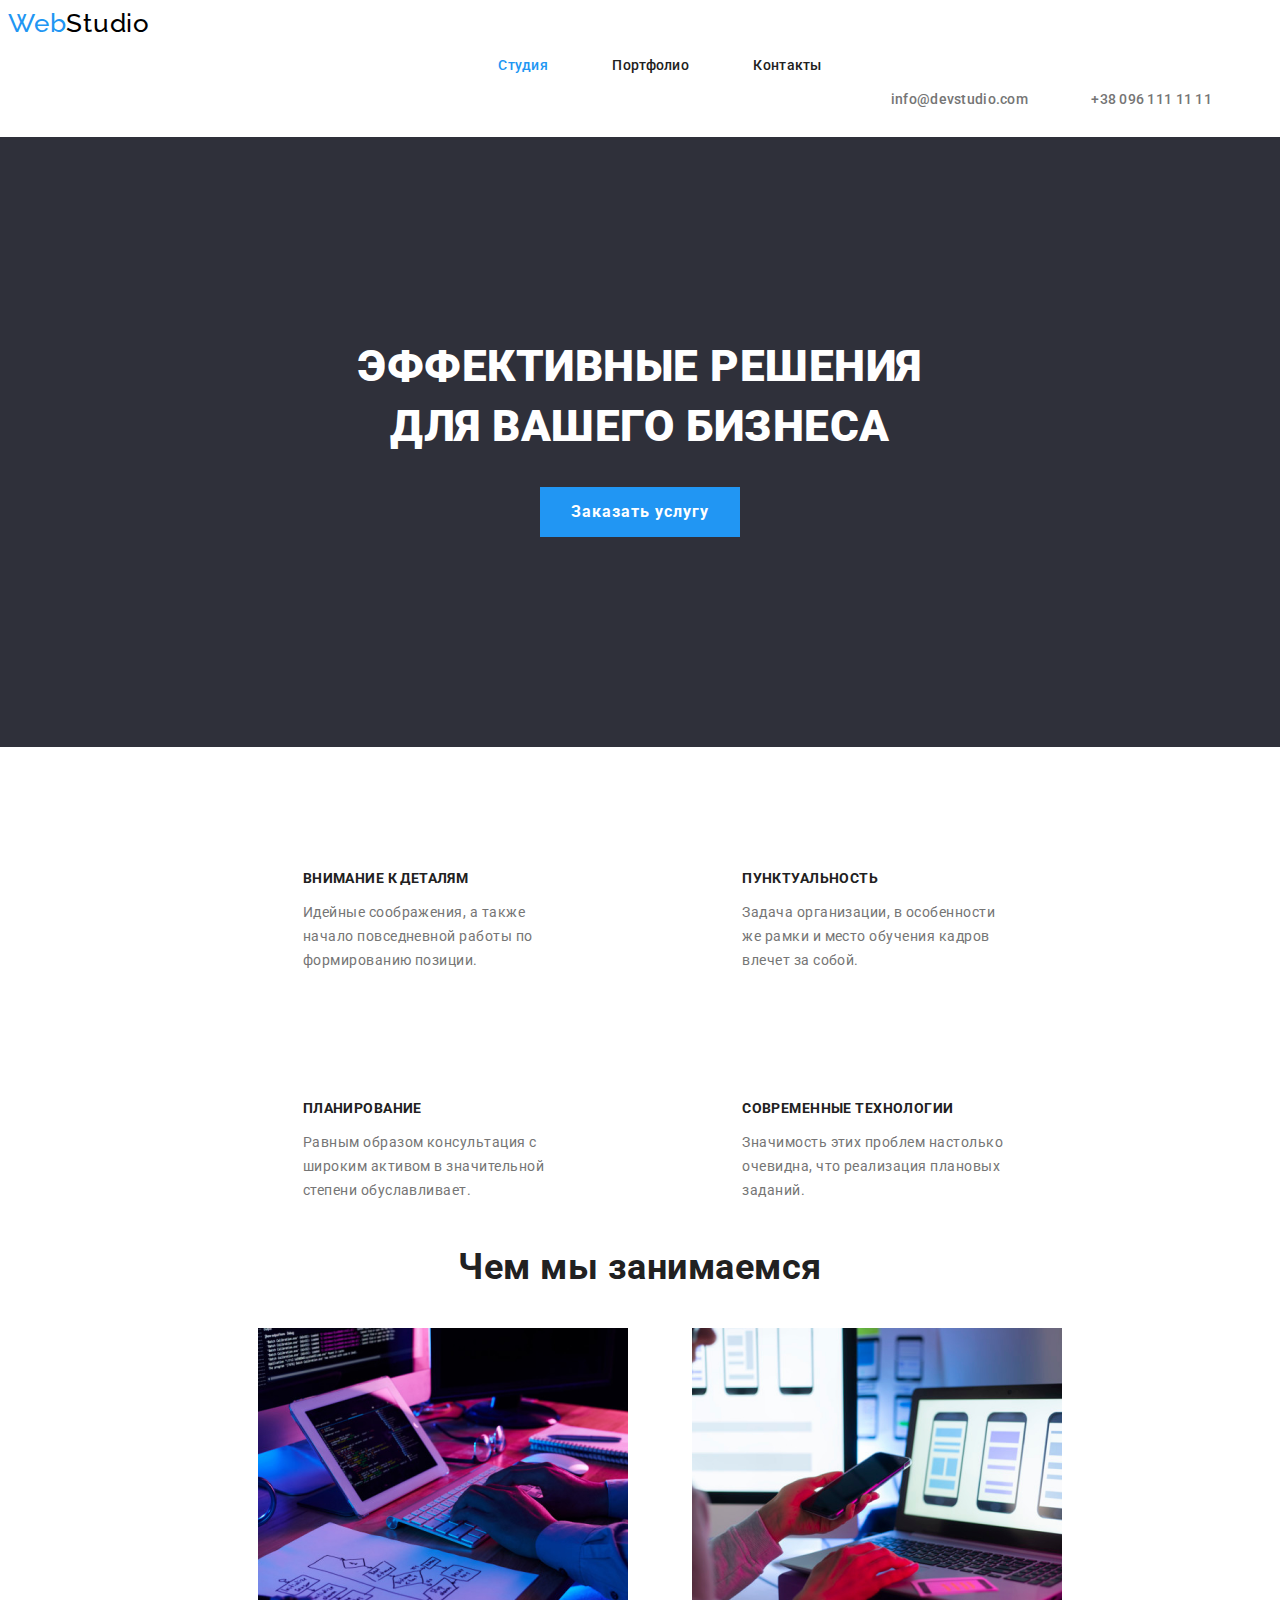
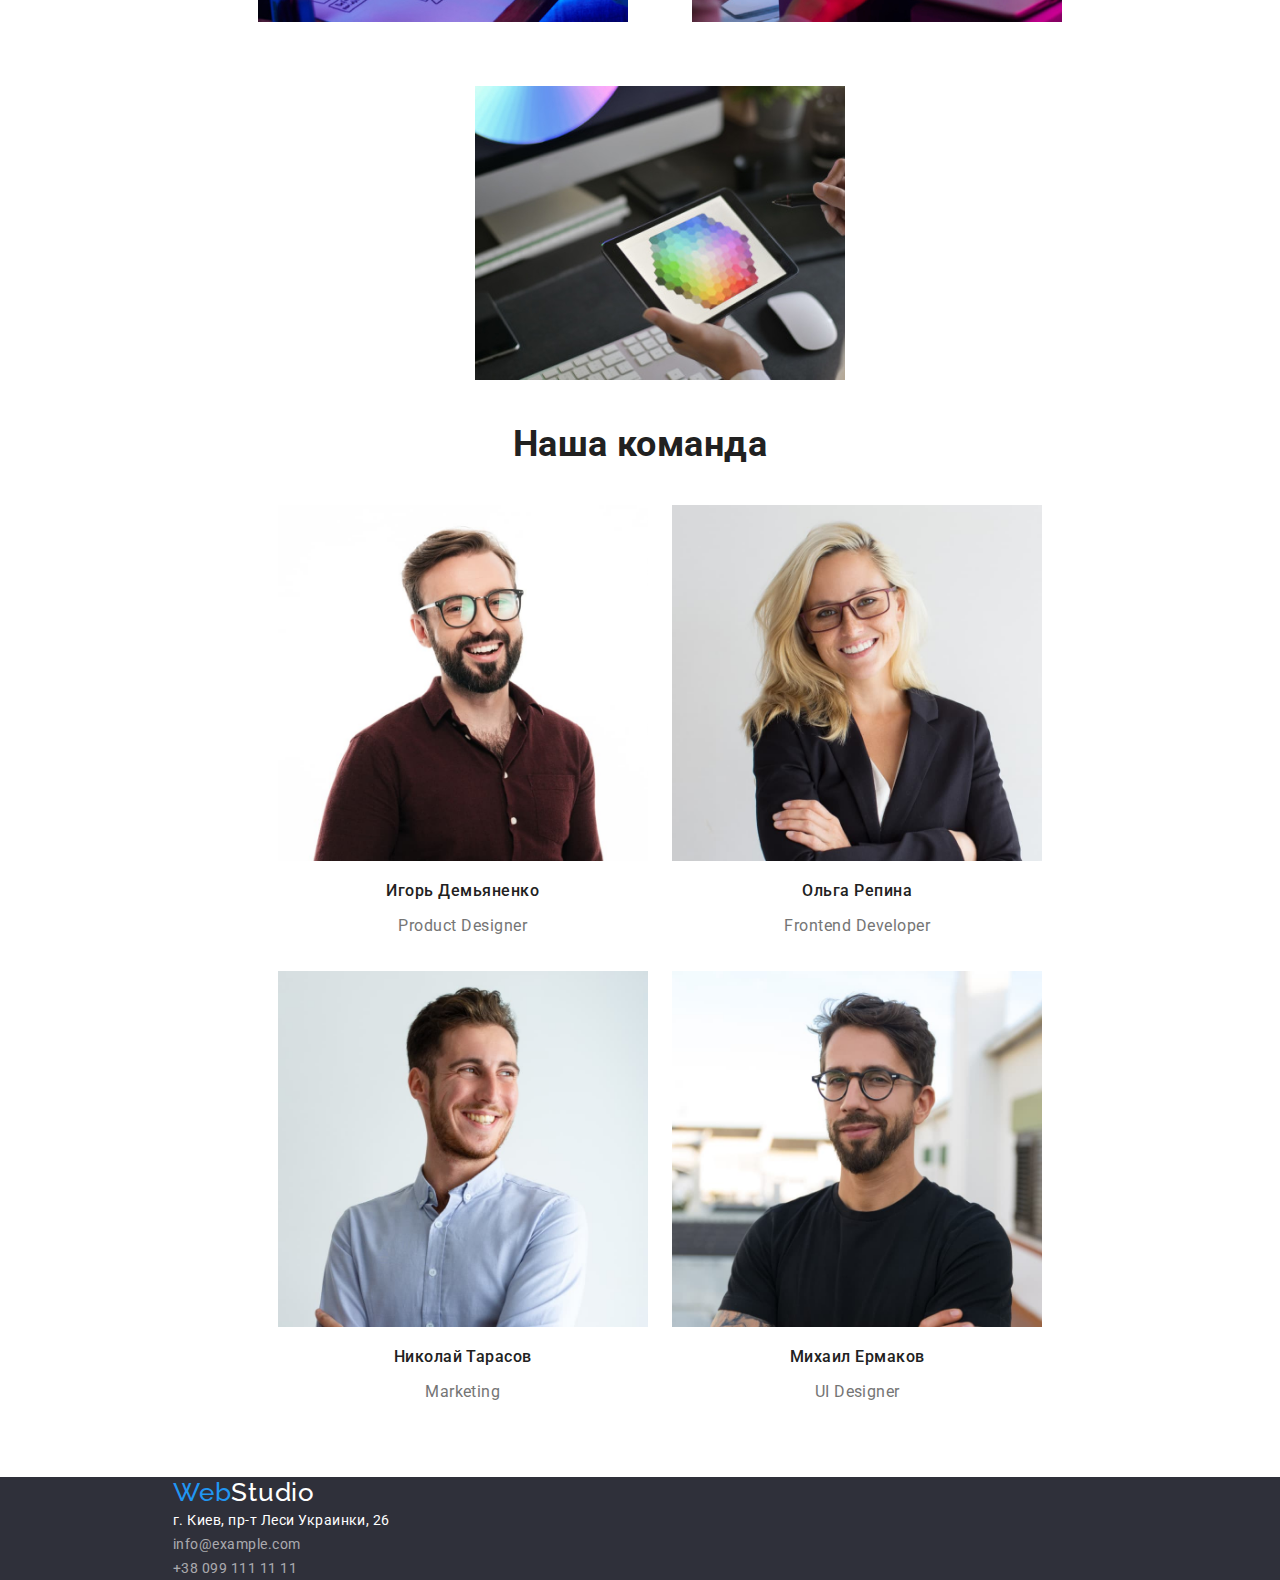
<file: Index.html>
<!DOCTYPE html>
<html lang="ru">
<head>
    <meta charset="UTF-8">
    <meta http-equiv="X-UA-Compatible" content="IE=edge">
    <meta name="viewport" content="width=device-width, initial-scale=1.0">
    <link rel="preconnect" href="https://fonts.googleapis.com">
    <link rel="preconnect" href="https://fonts.gstatic.com" crossorigin>
    <link href="https://fonts.googleapis.com/css2?family=Raleway:wght@700&family=Roboto:wght@400;500;900&display=swap"
        rel="stylesheet">
    <link href="./css/styles.css" rel="stylesheet">
    <title>Homework</title>
</head>
<body>
    <!-- Header-->
    <header>
        <a href="" class="logo"><span class="web">Web</span>Studio</a>
        <nav>
            <ul class="nav">
                <li>
                    <a href="" class="nav-link current-page"> Студия</a>
                </li>
                <li>
                    <a href="./portffolio.html" class="nav-link"> Портфолио</a>
                </li>
                <li>
                    <a href="" class="nav-link"> Контакты</a>
                </li>
            </ul>
        </nav>
        <div class="nav-contacts">
            <a href="mailto:info@devstudio.com" class="contact">info@devstudio.com</a>
            <a href="tel:+380961111111" class="contact">+38 096 111 11 11</a>
        </div>
        
    </header>
    <main>
        <!-- Hero-->
        <section class="hero">
            <h1>Эффективные решения<br /> для вашего бизнеса</h1>
            <div class="hero-button">
                <button>Заказать услугу</button>
            </div>
        </section>
        
        <!-- About us-->
        <section class="us">
            <h2 hidden>Наши преимущества</h2>
            <ul class="us-benefits">
                <li>
                    <h3 class="us-headline">Внимание к деталям</h3>
                    <p class="us-title">Идейные соображения, а также начало повседневной работы по формированию позиции.</p>
                </li>
                <li>
                    <h3 class="us-headline">Пунктуальность</h3>
                    <p class="us-title">Задача организации, в особенности же рамки и место обучения кадров влечет за собой.</p>
                </li>
                <li>
                    <h3 class="us-headline">Планирование</h3>
                    <p class="us-title">Равным образом консультация с широким активом в значительной степени обуславливает.</p>
                </li>
                <li>
                    <h3 class="us-headline">Современные технологии</h3>
                    <p class="us-title">Значимость этих проблем настолько очевидна, что реализация плановых заданий.</p>
                </li>
            </ul>            
        </section>
        
        <!-- Our work-->
        <section class="ourwork">
            <h2>Чем мы занимаемся</h2>
            <ul class="ourwork-allign">
                <li class="ourwork-pictures"><img src="./images/image1.jpg" alt="Печатает код" width="370"></li>
                <li class="ourwork-pictures"><img src="./images/image2.jpg" alt="Выбирает тему для смартфона" width="370"></li>
                <li class="ourwork-pictures"><img src="./images/image3.jpg" alt="Выбирает цвет на планшете" width="370"></li>
            </ul> 
        </section>
        
        <!-- Team-->
        <section class="team">
            <h2>Наша команда</h2>
            <ul class="team-work">
                <li class="team-block">
                    <img src="./images/image4.jpg" alt="Игорь Демьяненко" width="370">
                   <h3 class="employee">Игорь Демьяненко</h3>
                   <p lang="en" class="profession">Product Designer</p>
                                    
                </li>
                <li class="team-block">
                    <img src="./images/image5.jpg" alt="Ольга Репина" width="370">
                    <h3 class="employee">Ольга Репина</h3>
                    <p lang="en" class="profession">Frontend Developer</p>
                </li>
                <li class="team-block">
                    <img src="./images/image6.jpg" alt="Николай Тарасов" width="370">
                    <h3 class="employee">Николай Тарасов</h3>
                    <p lang="en" class="profession">Marketing</p>
                </li>
                <li class="team-block">
                    <img src="./images/image7.jpg" alt="Михаил Ермаков" width="370">
                    <h3 class="employee">Михаил Ермаков</h3>
                    <p lang="en" class="profession">UI Designer</p>
                </li>
            </ul>
        </section>
    </main>
    <footer>
        <a href="" class="logo"><span class="web">Web</span>Studio</a>
        <address>г. Киев, пр-т Леси Украинки, 26</address>
        <a href="mailto:info@devstudio.com">info@example.com</a> <br>
        <a href="tel:+380961111111">+38 099 111 11 11</a>
    </footer>
</body>
</html>
</file>
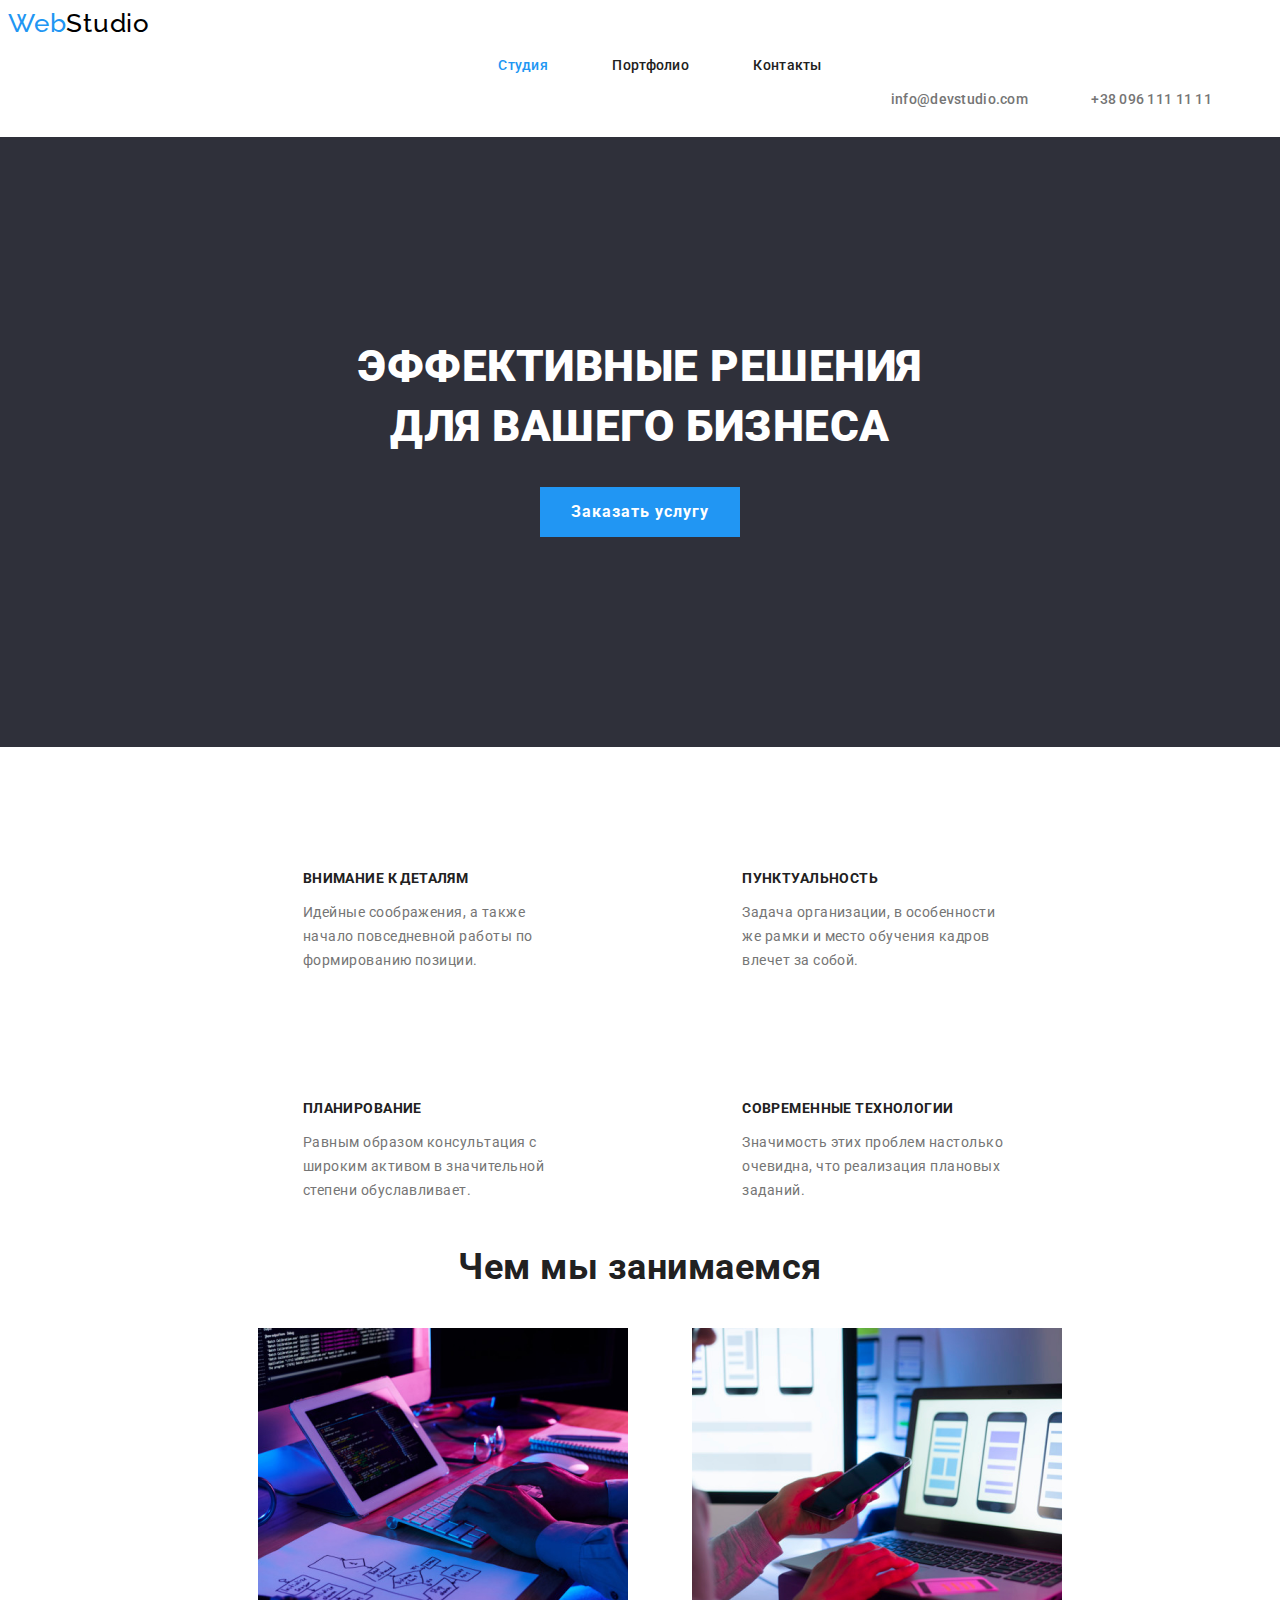
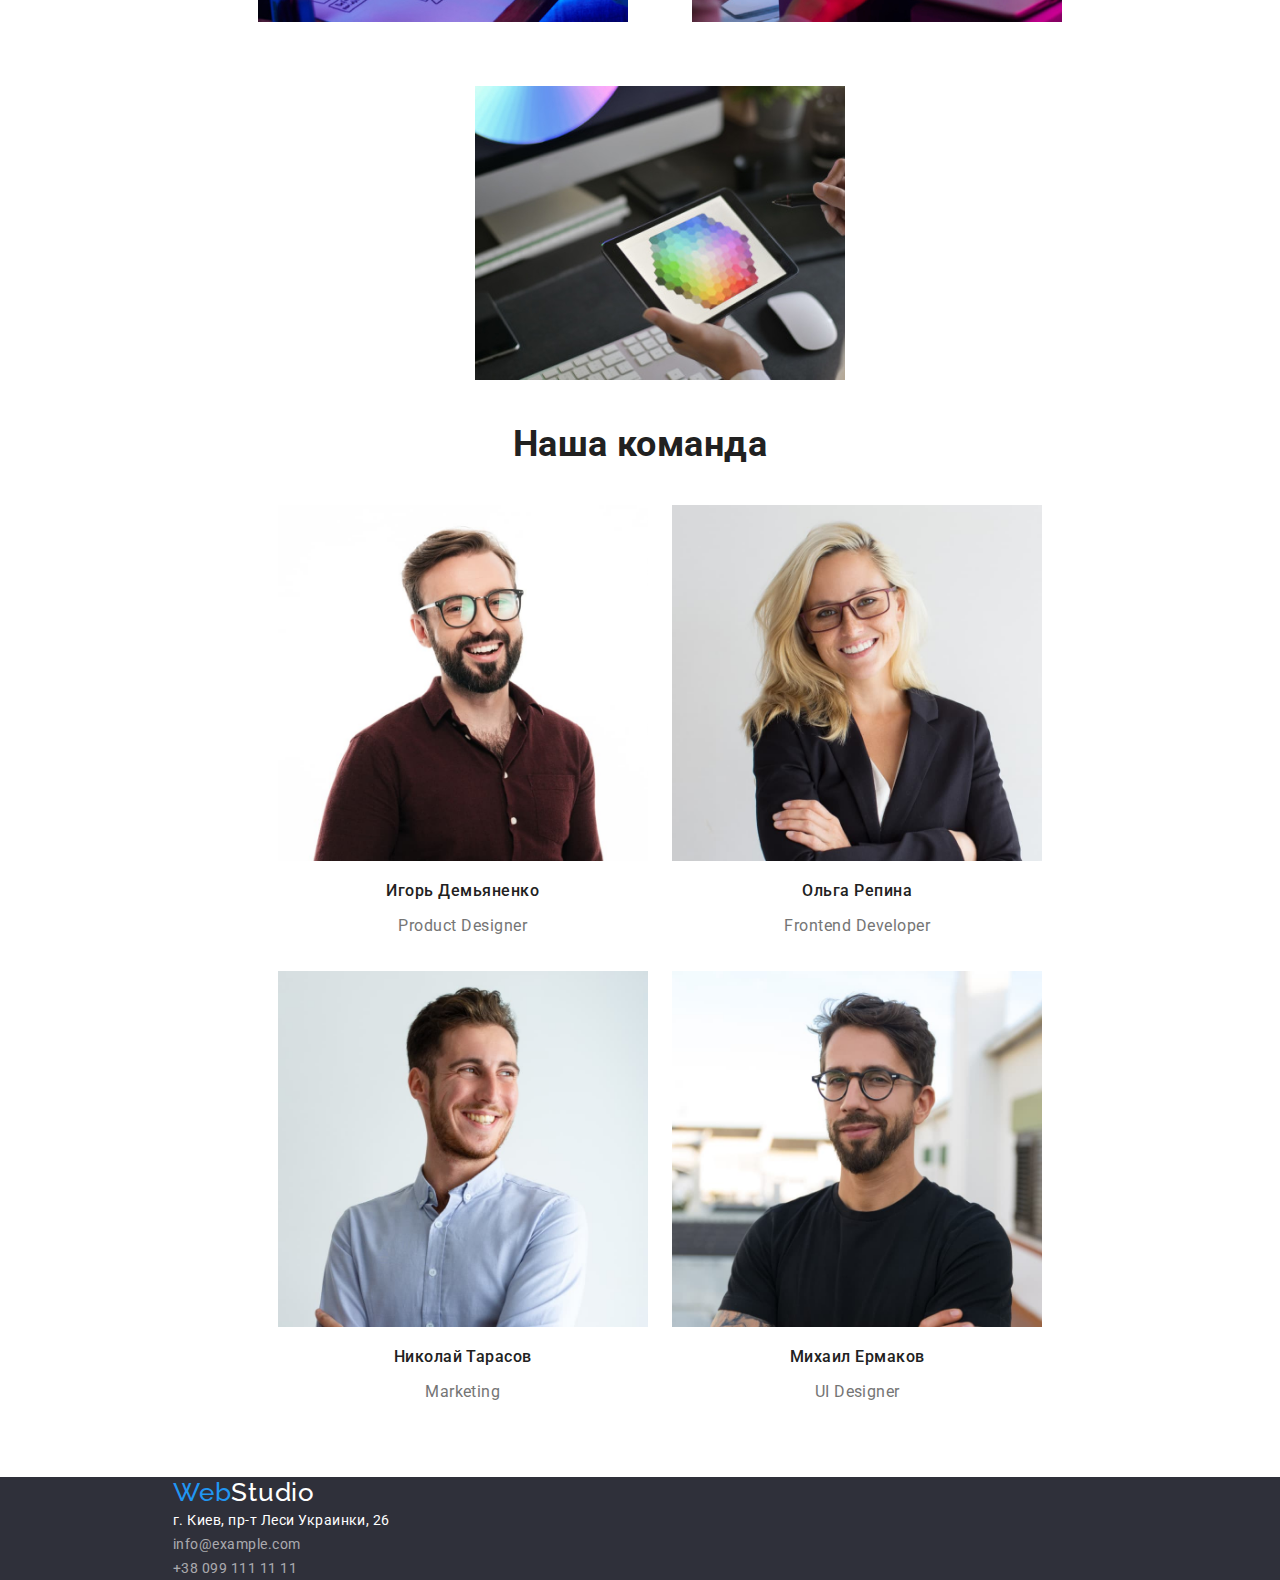
<file: index.html>
<!DOCTYPE html>
<html lang="ru">
<head>
    <meta charset="UTF-8">
    <meta http-equiv="X-UA-Compatible" content="IE=edge">
    <meta name="viewport" content="width=device-width, initial-scale=1.0">
    <link rel="preconnect" href="https://fonts.googleapis.com">
    <link rel="preconnect" href="https://fonts.gstatic.com" crossorigin>
    <link rel="preconnect" href="https://fonts.googleapis.com">
    <link rel="preconnect" href="https://fonts.gstatic.com" crossorigin>
    <link href="https://fonts.googleapis.com/css2?family=Raleway:wght@700&family=Roboto:wght@400;500;700;900&display=swap"
        rel="stylesheet">
    <link href="./css/styles.css" rel="stylesheet">
    <title>Студия</title>
</head>
<body>
    <!-- Header-->
    <header>
        <a href="" class="logo"><span class="web">Web</span>Studio</a>
        <nav>
            <ul class="nav">
                <li>
                    <a href="" class="nav-link current-page"> Студия</a>
                </li>
                <li>
                    <a href="./portffolio.html" class="nav-link"> Портфолио</a>
                </li>
                <li>
                    <a href="" class="nav-link"> Контакты</a>
                </li>
            </ul>
        </nav>
        <div class="nav-contacts">
            <a href="mailto:info@devstudio.com" class="contact">info@devstudio.com</a>
            <a href="tel:+380961111111" class="contact">+38 096 111 11 11</a>
        </div>
        
    </header>
    <main>
        <!-- Hero-->
        <section class="hero">
            <h1>Эффективные решения<br /> для вашего бизнеса</h1>
            <div class="hero-button">
                <button>Заказать услугу</button>
            </div>
        </section>
        
        <!-- About us-->
        <section class="us">
            <h2 hidden>Наши преимущества</h2>
            <ul class="us-benefits">
                <li>
                    <h3 class="us-headline">Внимание к деталям</h3>
                    <p class="us-title">Идейные соображения, а также начало повседневной работы по формированию позиции.</p>
                </li>
                <li>
                    <h3 class="us-headline">Пунктуальность</h3>
                    <p class="us-title">Задача организации, в особенности же рамки и место обучения кадров влечет за собой.</p>
                </li>
                <li>
                    <h3 class="us-headline">Планирование</h3>
                    <p class="us-title">Равным образом консультация с широким активом в значительной степени обуславливает.</p>
                </li>
                <li>
                    <h3 class="us-headline">Современные технологии</h3>
                    <p class="us-title">Значимость этих проблем настолько очевидна, что реализация плановых заданий.</p>
                </li>
            </ul>            
        </section>
        
        <!-- Our work-->
        <section class="ourwork">
            <h2>Чем мы занимаемся</h2>
            <ul class="ourwork-allign">
                <li class="ourwork-pictures"><img src="./images/image1.jpg" alt="Печатает код" width="370"></li>
                <li class="ourwork-pictures"><img src="./images/image2.jpg" alt="Выбирает тему для смартфона" width="370"></li>
                <li class="ourwork-pictures"><img src="./images/image3.jpg" alt="Выбирает цвет на планшете" width="370"></li>
            </ul> 
        </section>
        
        <!-- Team-->
        <section class="team">
            <h2>Наша команда</h2>
            <ul class="team-work">
                <li class="team-block">
                    <img src="./images/image4.jpg" alt="Игорь Демьяненко" width="370">
                   <h3 class="employee">Игорь Демьяненко</h3>
                   <p lang="en" class="profession">Product Designer</p>
                                    
                </li>
                <li class="team-block">
                    <img src="./images/image5.jpg" alt="Ольга Репина" width="370">
                    <h3 class="employee">Ольга Репина</h3>
                    <p lang="en" class="profession">Frontend Developer</p>
                </li>
                <li class="team-block">
                    <img src="./images/image6.jpg" alt="Николай Тарасов" width="370">
                    <h3 class="employee">Николай Тарасов</h3>
                    <p lang="en" class="profession">Marketing</p>
                </li>
                <li class="team-block">
                    <img src="./images/image7.jpg" alt="Михаил Ермаков" width="370">
                    <h3 class="employee">Михаил Ермаков</h3>
                    <p lang="en" class="profession">UI Designer</p>
                </li>
            </ul>
        </section>
    </main>
    <footer>
        <a href="" class="logo"><span class="web">Web</span>Studio</a>
        <address>г. Киев, пр-т Леси Украинки, 26</address>
        <a href="mailto:info@devstudio.com" class="footer-contact">info@example.com</a> <br>
        <a href="tel:+380961111111" class="footer-contact">+38 099 111 11 11</a>
    </footer>
</body>
</html>
</file>
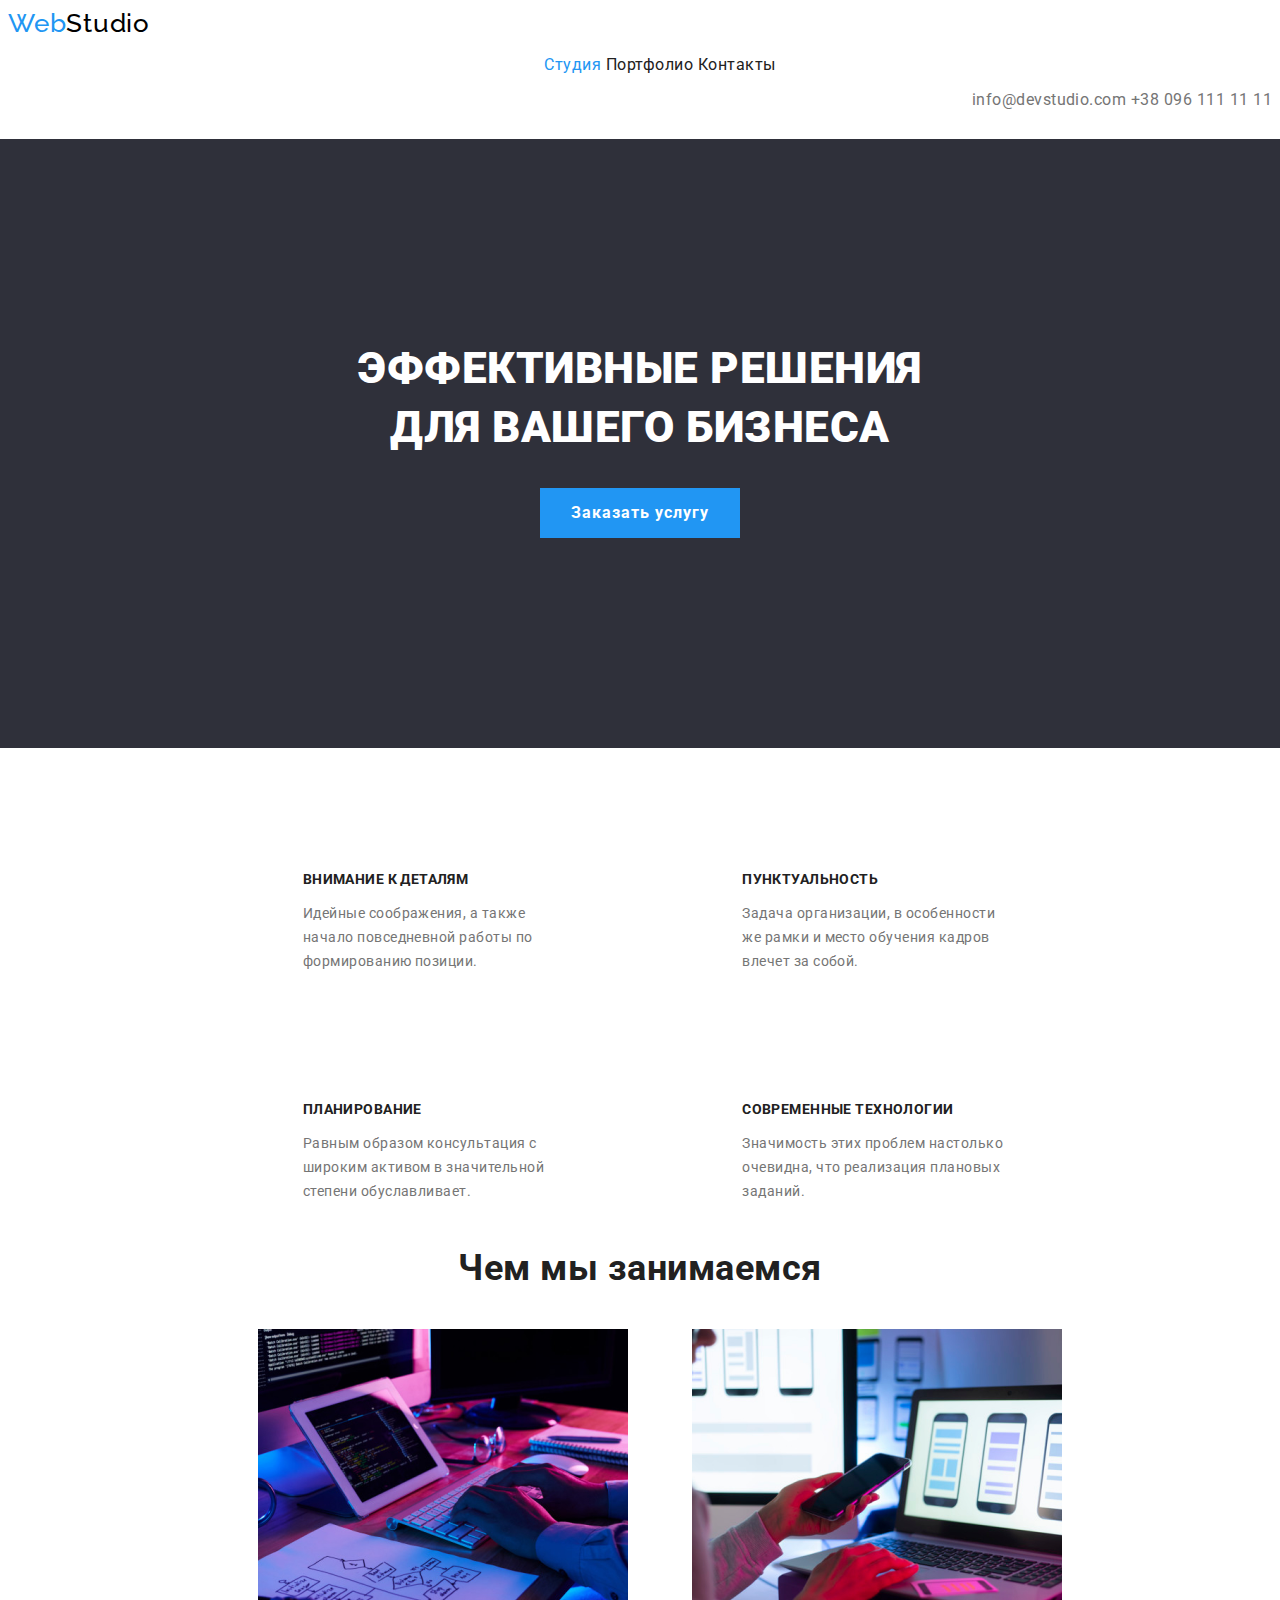
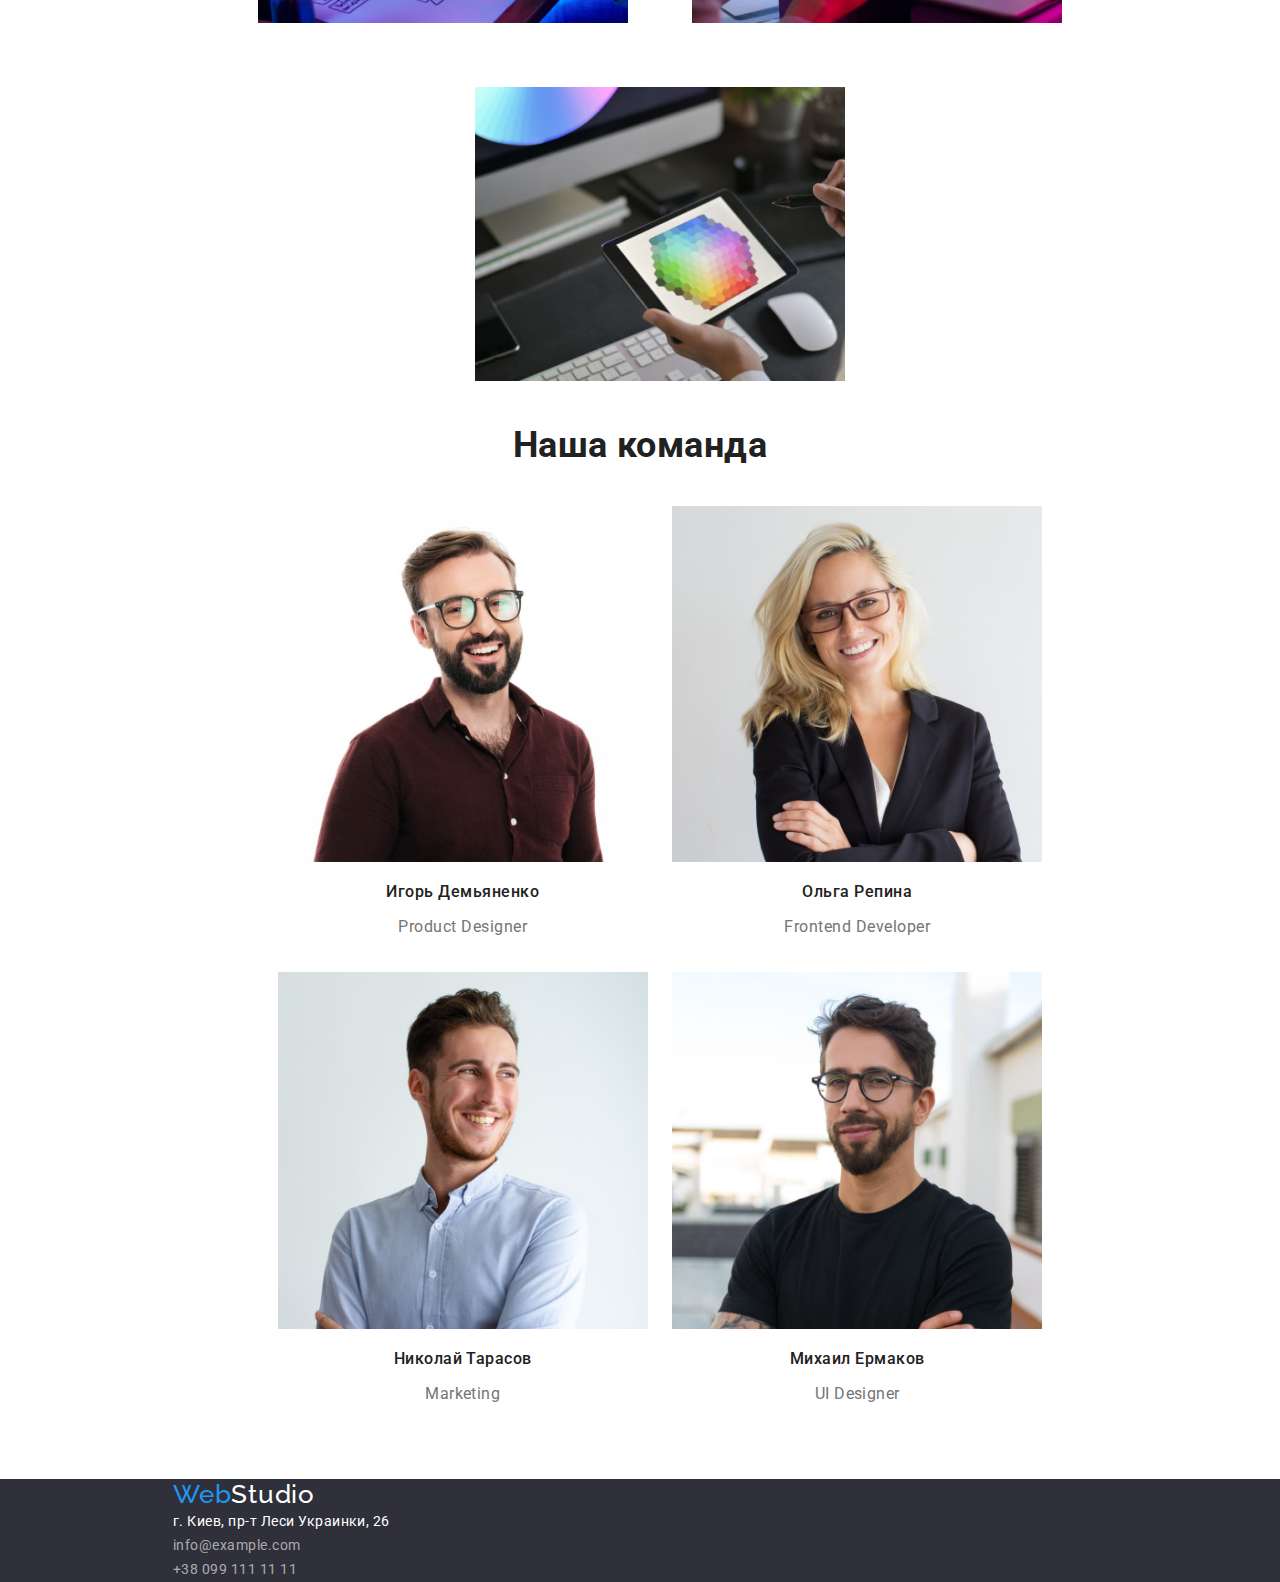
<file: Gh-pages/index.html>
<!DOCTYPE html>
<html lang="ru">
<head>
    <meta charset="UTF-8">
    <meta http-equiv="X-UA-Compatible" content="IE=edge">
    <meta name="viewport" content="width=device-width, initial-scale=1.0">
    <link rel="preconnect" href="https://fonts.googleapis.com">
    <link rel="preconnect" href="https://fonts.gstatic.com" crossorigin>
    <link rel="preconnect" href="https://fonts.googleapis.com">
    <link rel="preconnect" href="https://fonts.gstatic.com" crossorigin>
    <link href="https://fonts.googleapis.com/css2?family=Raleway:wght@700&family=Roboto:wght@400;500;700;900&display=swap"
        rel="stylesheet">
    <link href="./css/styles.css" rel="stylesheet">
    <title>Homework</title>
</head>
<body>
    <!-- Header-->
    <header>
        <a href="" class="logo"><span class="web">Web</span>Studio</a>
        <nav>
            <ul class="nav">
                <li>
                    <a href="" class="nav-link current-page"> Студия</a>
                </li>
                <li>
                    <a href="./portffolio.html" class="nav-link"> Портфолио</a>
                </li>
                <li>
                    <a href="" class="nav-link"> Контакты</a>
                </li>
            </ul>
        </nav>
        <div class="nav-contacts">
            <a href="mailto:info@devstudio.com" class="contact">info@devstudio.com</a>
            <a href="tel:+380961111111" class="contact">+38 096 111 11 11</a>
        </div>
        
    </header>
    <main>
        <!-- Hero-->
        <section class="hero">
            <h1>Эффективные решения<br /> для вашего бизнеса</h1>
            <div class="hero-button">
                <button>Заказать услугу</button>
            </div>
        </section>
        
        <!-- About us-->
        <section class="us">
            <h2 hidden>Наши преимущества</h2>
            <ul class="us-benefits">
                <li>
                    <h3 class="us-headline">Внимание к деталям</h3>
                    <p class="us-title">Идейные соображения, а также начало повседневной работы по формированию позиции.</p>
                </li>
                <li>
                    <h3 class="us-headline">Пунктуальность</h3>
                    <p class="us-title">Задача организации, в особенности же рамки и место обучения кадров влечет за собой.</p>
                </li>
                <li>
                    <h3 class="us-headline">Планирование</h3>
                    <p class="us-title">Равным образом консультация с широким активом в значительной степени обуславливает.</p>
                </li>
                <li>
                    <h3 class="us-headline">Современные технологии</h3>
                    <p class="us-title">Значимость этих проблем настолько очевидна, что реализация плановых заданий.</p>
                </li>
            </ul>            
        </section>
        
        <!-- Our work-->
        <section class="ourwork">
            <h2>Чем мы занимаемся</h2>
            <ul class="ourwork-allign">
                <li class="ourwork-pictures"><img src="./images/image1.jpg" alt="Печатает код" width="370"></li>
                <li class="ourwork-pictures"><img src="./images/image2.jpg" alt="Выбирает тему для смартфона" width="370"></li>
                <li class="ourwork-pictures"><img src="./images/image3.jpg" alt="Выбирает цвет на планшете" width="370"></li>
            </ul> 
        </section>
        
        <!-- Team-->
        <section class="team">
            <h2>Наша команда</h2>
            <ul class="team-work">
                <li class="team-block">
                    <img src="./images/image4.jpg" alt="Игорь Демьяненко" width="370">
                   <h3 class="employee">Игорь Демьяненко</h3>
                   <p lang="en" class="profession">Product Designer</p>
                                    
                </li>
                <li class="team-block">
                    <img src="./images/image5.jpg" alt="Ольга Репина" width="370">
                    <h3 class="employee">Ольга Репина</h3>
                    <p lang="en" class="profession">Frontend Developer</p>
                </li>
                <li class="team-block">
                    <img src="./images/image6.jpg" alt="Николай Тарасов" width="370">
                    <h3 class="employee">Николай Тарасов</h3>
                    <p lang="en" class="profession">Marketing</p>
                </li>
                <li class="team-block">
                    <img src="./images/image7.jpg" alt="Михаил Ермаков" width="370">
                    <h3 class="employee">Михаил Ермаков</h3>
                    <p lang="en" class="profession">UI Designer</p>
                </li>
            </ul>
        </section>
    </main>
    <footer>
        <a href="" class="logo"><span class="web">Web</span>Studio</a>
        <address>г. Киев, пр-т Леси Украинки, 26</address>
        <a href="mailto:info@devstudio.com" class="footer-contact">info@example.com</a> <br>
        <a href="tel:+380961111111" class="footer-contact">+38 099 111 11 11</a>
    </footer>
</body>
</html>
</file>
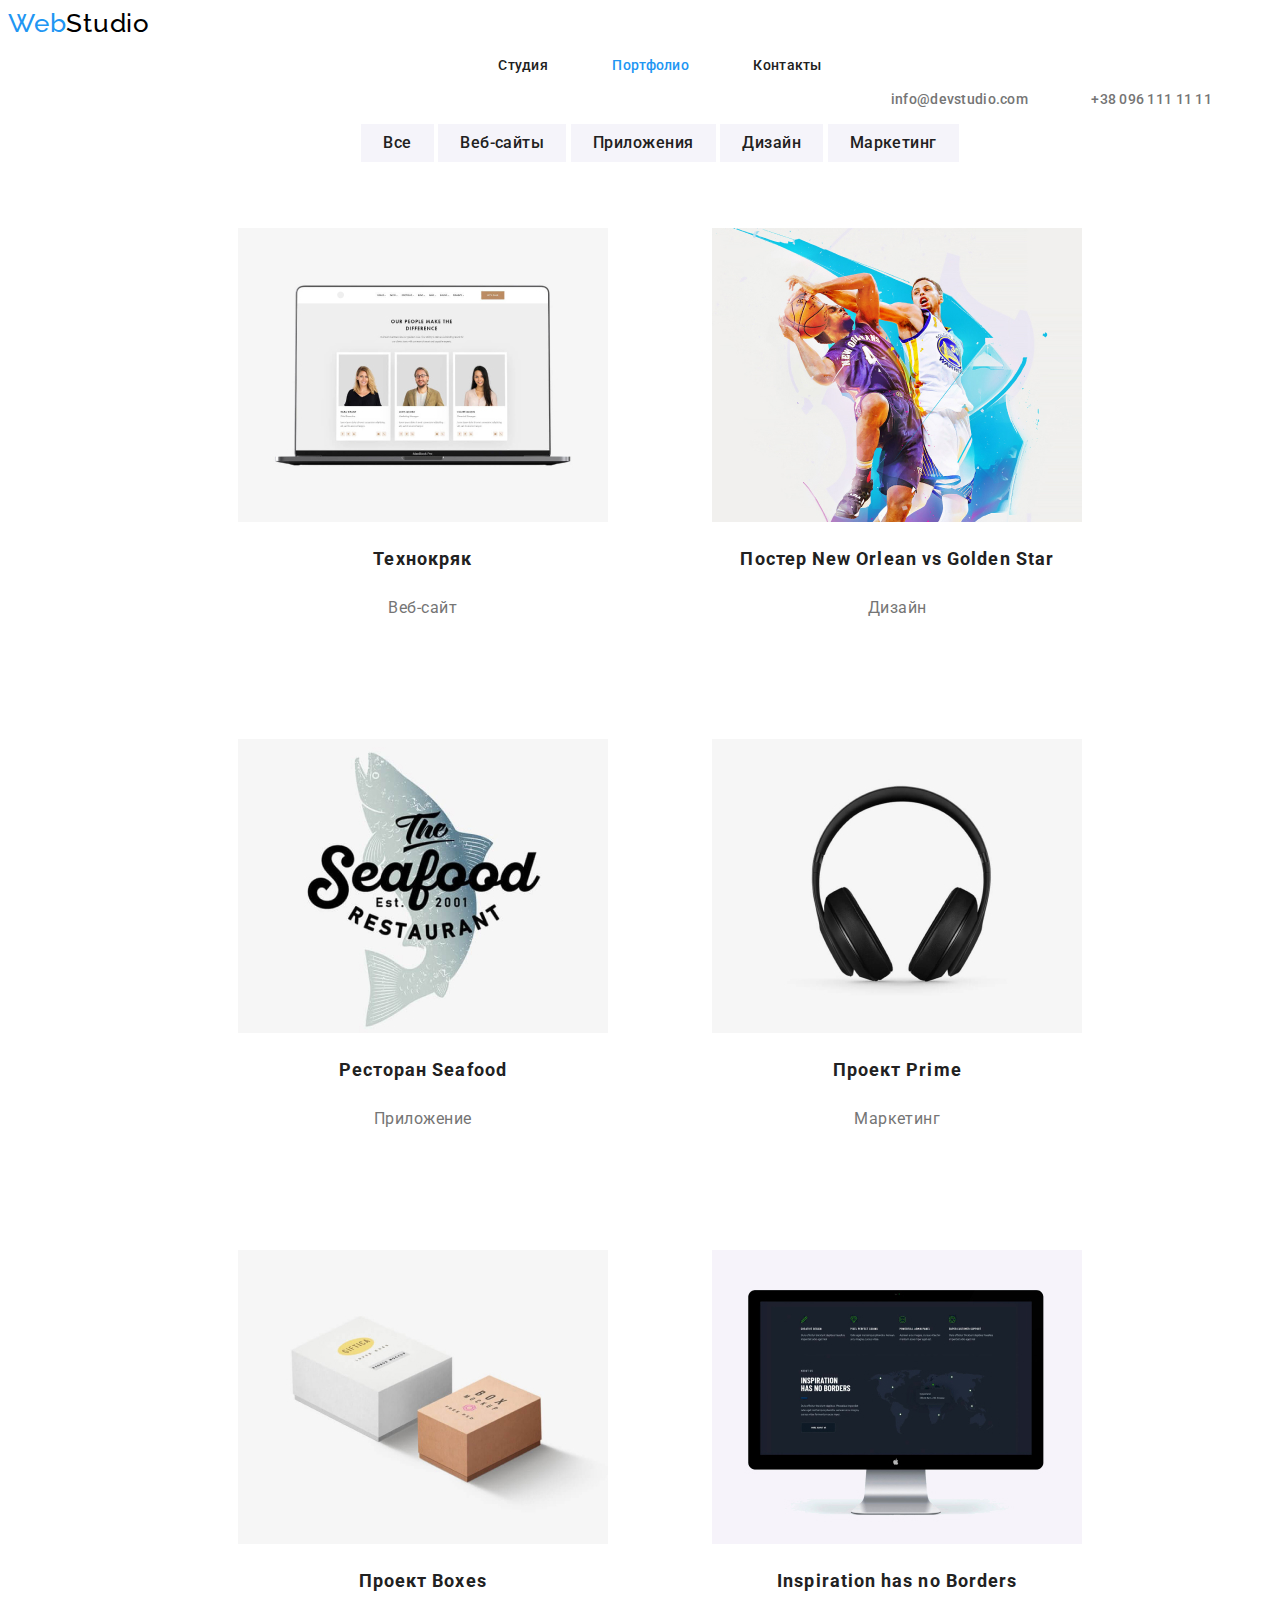
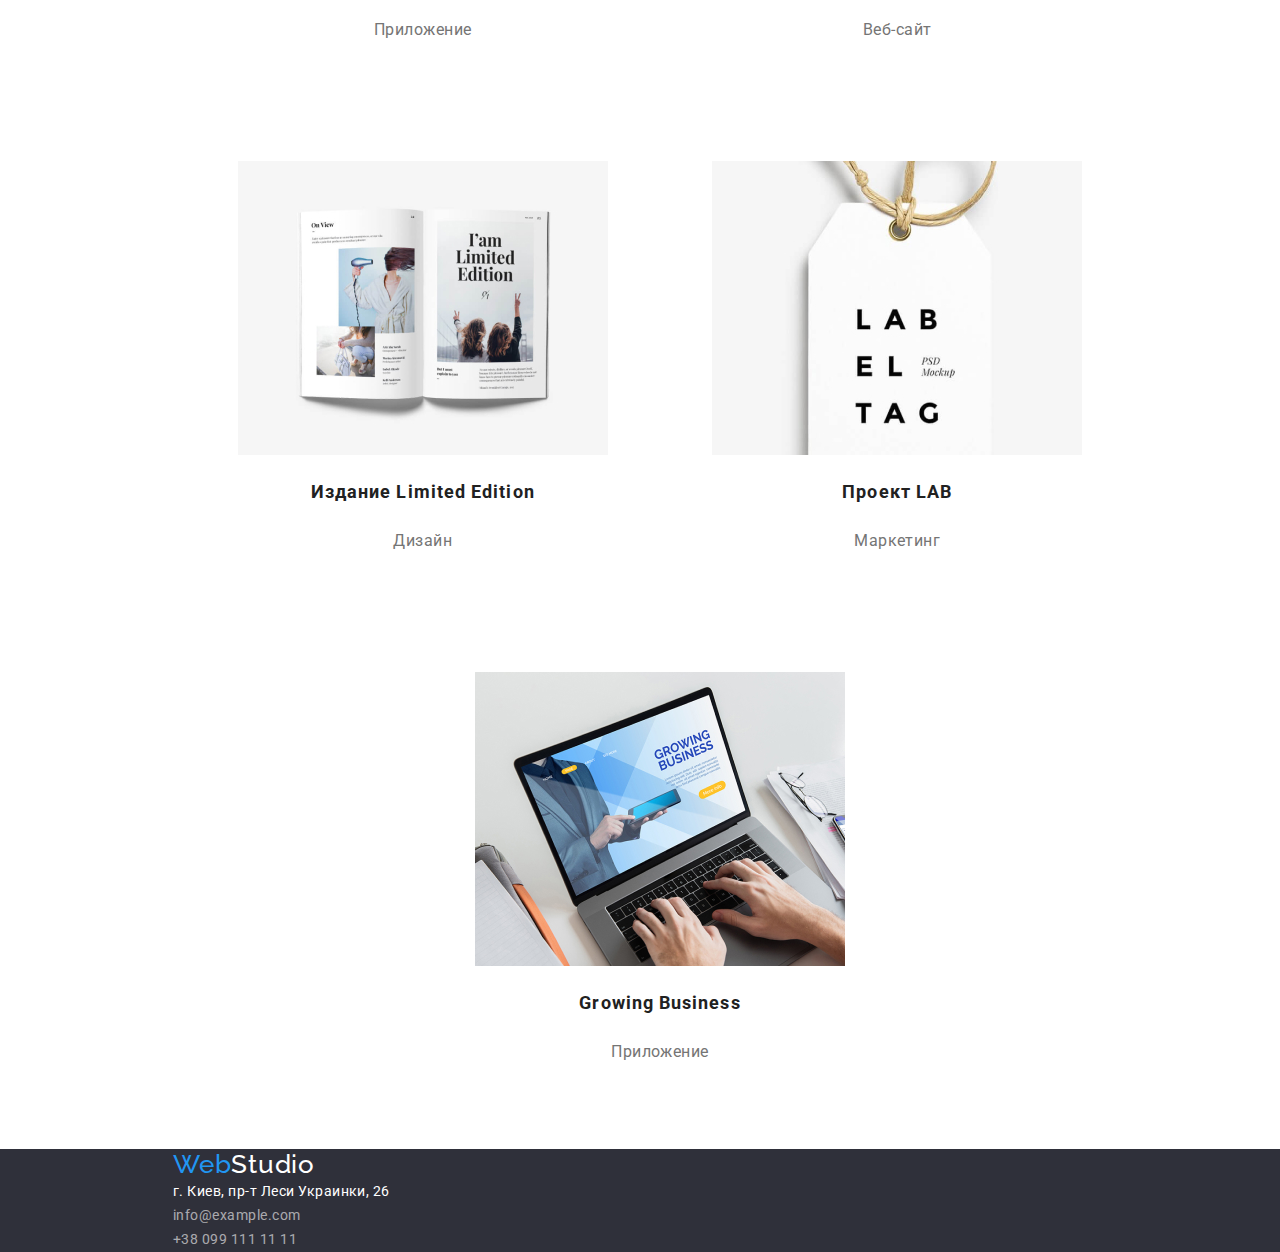
<file: portffolio.html>
<!DOCTYPE html>
<html lang="ru">
<head>
        <meta charset="UTF-8">
        <meta http-equiv="X-UA-Compatible" content="IE=edge">
        <meta name="viewport" content="width=device-width, initial-scale=1.0">
        <link rel="preconnect" href="https://fonts.googleapis.com">
        <link rel="preconnect" href="https://fonts.gstatic.com" crossorigin>
        <link rel="preconnect" href="https://fonts.googleapis.com">
        <link rel="preconnect" href="https://fonts.gstatic.com" crossorigin>
        <link href="https://fonts.googleapis.com/css2?family=Raleway:wght@700&family=Roboto:wght@400;500;700;900&display=swap"
            rel="stylesheet">
        <link href="./css/styles.css" rel="stylesheet">
        <title>Портфолио</title>
</head>
    <body>

        <!-- Header-->

        <header>
            <a href="" class="logo"><span class="web">Web</span>Studio</a>            
            <nav>
                <ul class="nav">
                    <li>
                        <a href="./index.html" class="nav-link "> Студия</a>
                    </li>
                    <li>
                        <a href="./portffolio.html" class="nav-link current-page"> Портфолио</a>
                    </li>
                    <li>
                        <a href="" class="nav-link"> Контакты</a>
                    </li>
                </ul>
            </nav>
            <div class="nav-contacts">
                <a href="mailto:info@devstudio.com" class="contact">info@devstudio.com</a>
                <a href="tel:+380961111111" class="contact">+38 096 111 11 11</a>
            </div>   
        </header>
        <main>
            
            <!-- Portffolio -->

            <section>

                <!-- Filter -->

                <ul class="filter">
                    <li>
                        <button class="filter-button">Все</button>
                    </li>
                    <li>
                        <button class="filter-button">Веб-сайты</button>
                    </li>
                    <li>
                        <button class="filter-button">Приложения</button>
                    </li>
                    <li>
                        <button class="filter-button">Дизайн</button>
                    </li>
                    <li>
                        <button class="filter-button">Маркетинг</button>
                    </li>
                </ul>

                <!-- Projects -->

                <ul class="project">
                    <li class="project-list">
                        <img src="./images/Notebook.jpg" alt="Ноутбук" width=370 class="project-image">
                        <h2 class="project-title">Технокряк</h2>
                        <p class="project-filter">Веб-сайт</p>
                    </li>
                    <li class="project-list">
                        <img src="./images/Baskeball.jpg" alt="Баскетбол" width=370 class="project-image">
                        <h2 class="project-title">Постер New Orlean vs Golden Star</h2>
                        <p class="project-filter">Дизайн</p>
                    </li>
                    <li class="project-list">
                        <img src="./images/seafood.jpg" alt=" Ресторан Seafood" width=370 class="project-image">
                        <h2 class="project-title">Ресторан Seafood</h2>
                        <p class="project-filter">Приложение</p>
                    </li>
                    <li class="project-list">
                        <img src="./images/headphones.jpg" alt="Наушники" width=370 class="project-image">
                        <h2 class="project-title">Проект Prime</h2>
                        <p class="project-filter">Маркетинг</p>
                    </li>
                    <li class="project-list">
                        <img src="./images/rubber.jpg" alt="Ластик" width=370 class="project-image">
                        <h2 class="project-title">Проект Boxes</h2>
                        <p class="project-filter">Приложение</p>
                    </li>
                    <li class="project-list">
                        <img src="./images/display.jpg" alt="Монитор" width=370 class="project-image">
                        <h2 class="project-title">Inspiration has no Borders</h2>
                        <p class="project-filter">Веб-сайт</p>
                    </li>
                    <li class="project-list">
                        <img src="./images/book.jpg" alt="Книга" width=370 class="project-image">
                        <h2 class="project-title">Издание Limited Edition</h2>
                        <p class="project-filter">Дизайн</p>
                    </li>
                    <li class="project-list">
                        <img src="./images/label.jpg" alt="Бирка" width=370 class="project-image">
                        <h2 class="project-title">Проект LAB</h2>
                        <p class="project-filter">Маркетинг</p>
                    </li>
                    <li class="project-list">
                        <img src="./images/printing.jpg" alt="Набор текста на клавиатуре" width=370 class="project-image">
                        <h2 class="project-title">Growing Business</h2>
                        <p class="project-filter">Приложение</p>
                    </li>
                </ul>
            </section>    
        </main>

        <!-- Footer -->

    <footer>
        <a href="" class="logo"><span class="web">Web</span>Studio</a>
        <address>г. Киев, пр-т Леси Украинки, 26</address>
        <a href="mailto:info@devstudio.com" class="footer-contact">info@example.com</a> <br>
        <a href="tel:+380961111111" class="footer-contact">+38 099 111 11 11</a>
    </footer>

    <!-- Footer mail and tel don't work in github.pages. Cause GH don't whant add class to them -->

    </body>  
</html>
</file>
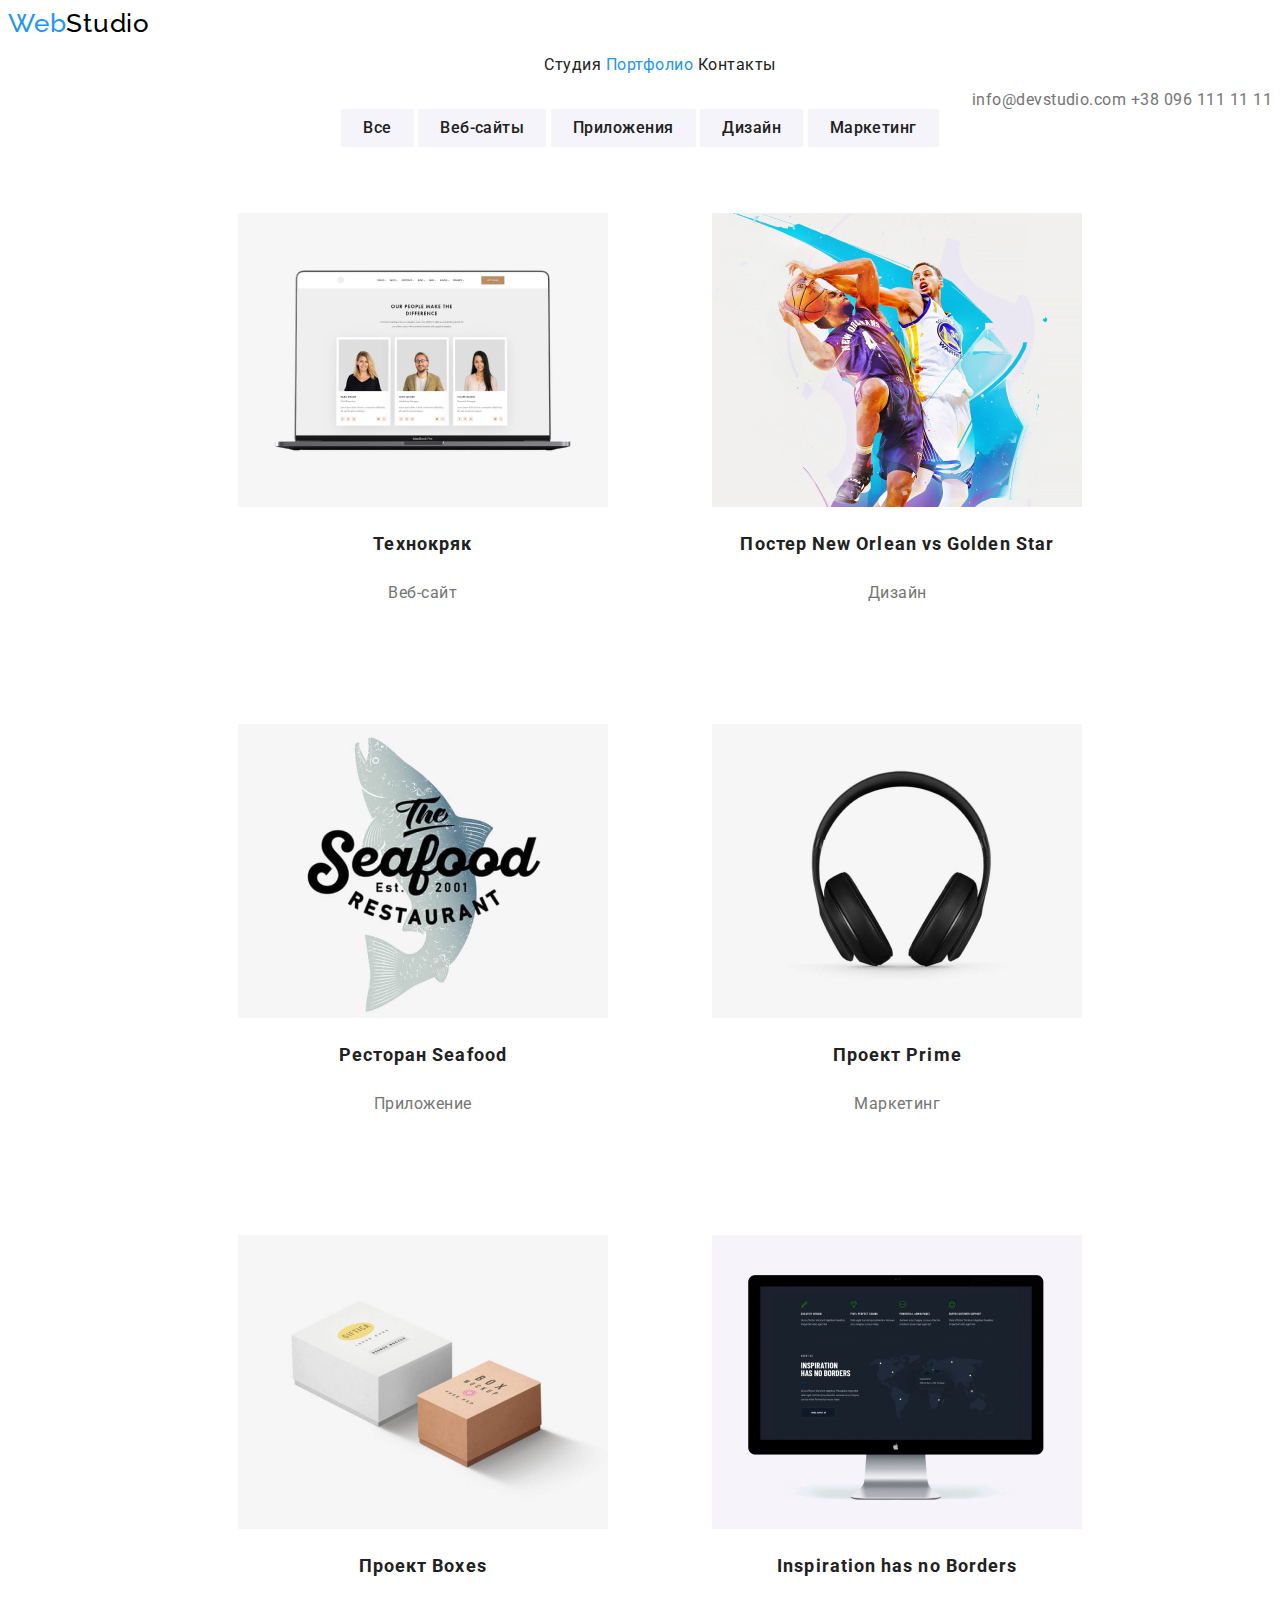
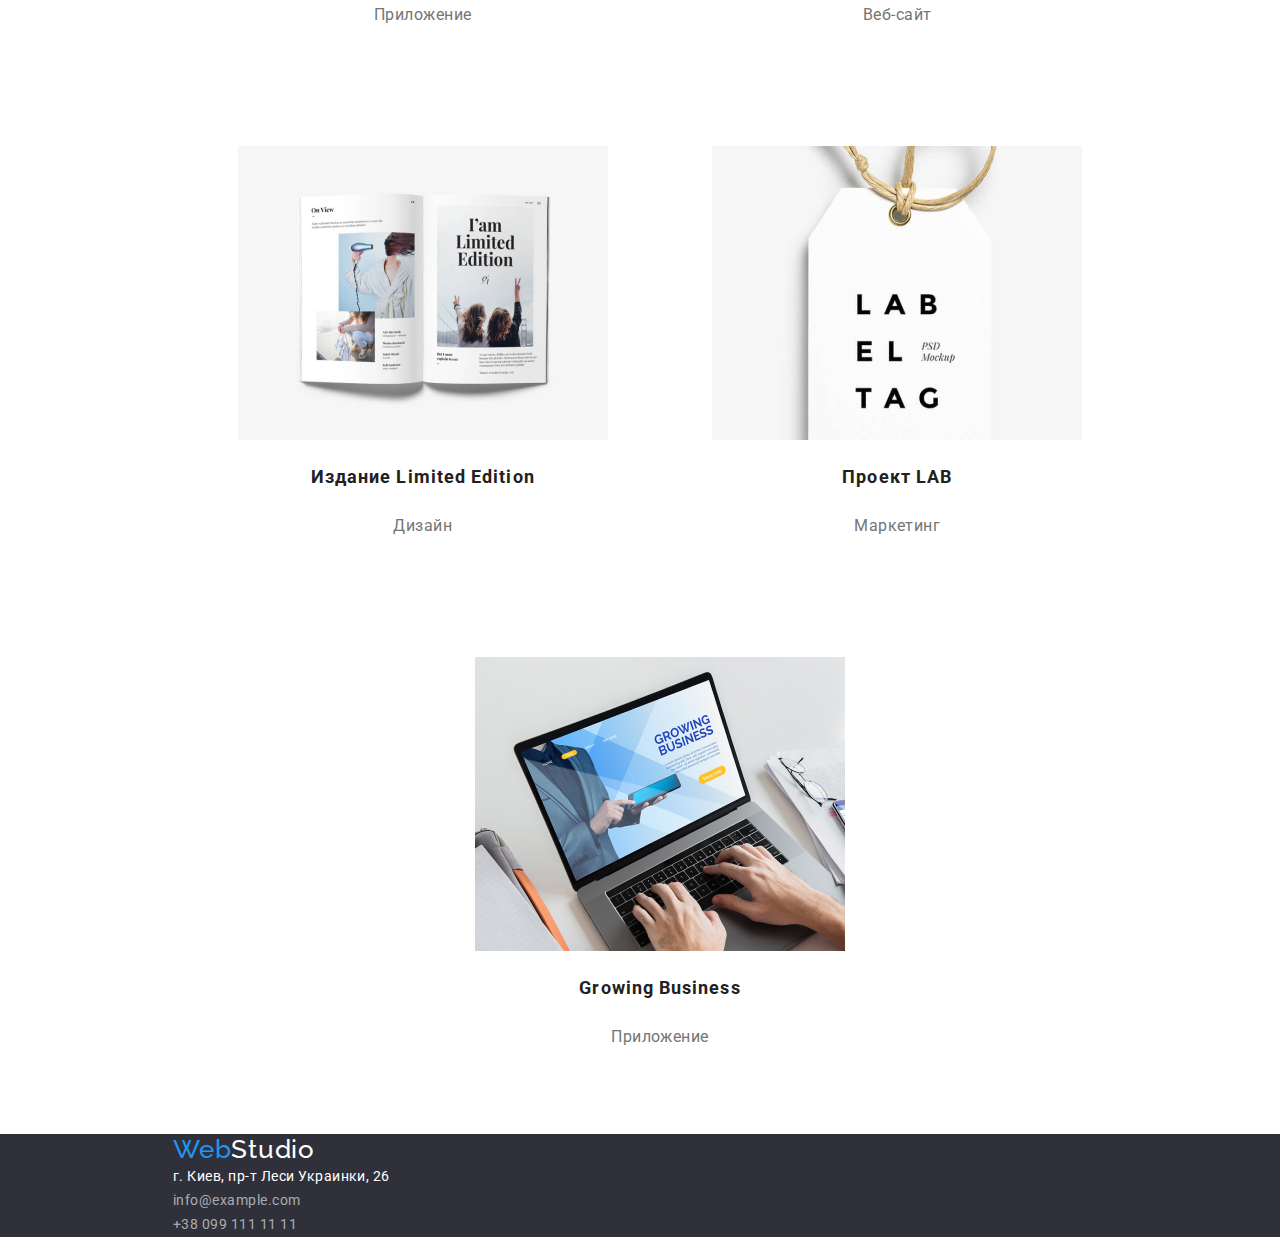
<file: Gh-pages/portffolio.html>
<!DOCTYPE html>
<html lang="ru">
<head>
        <meta charset="UTF-8">
        <meta http-equiv="X-UA-Compatible" content="IE=edge">
        <meta name="viewport" content="width=device-width, initial-scale=1.0">
        <link rel="preconnect" href="https://fonts.googleapis.com">
        <link rel="preconnect" href="https://fonts.gstatic.com" crossorigin>
        <link rel="preconnect" href="https://fonts.googleapis.com">
        <link rel="preconnect" href="https://fonts.gstatic.com" crossorigin>
        <link href="https://fonts.googleapis.com/css2?family=Raleway:wght@700&family=Roboto:wght@400;500;700;900&display=swap"
            rel="stylesheet">
        <link href="./css/styles.css" rel="stylesheet">
        <title>Homework</title>
</head>
    <body>

        <!-- Header-->

        <header>
            <a href="" class="logo"><span class="web">Web</span>Studio</a>            
            <nav>
                <ul class="nav">
                    <li>
                        <a href="./Index.html" class="nav-link "> Студия</a>
                    </li>
                    <li>
                        <a href="./portffolio.html" class="nav-link current-page"> Портфолио</a>
                    </li>
                    <li>
                        <a href="" class="nav-link"> Контакты</a>
                    </li>
                </ul>
            </nav>
            <div class="nav-contacts">
                <a href="mailto:info@devstudio.com" class="contact">info@devstudio.com</a>
                <a href="tel:+380961111111" class="contact">+38 096 111 11 11</a>
            </div>   
        </header>
        <main>
            
            <!-- Portffolio -->

            <section>

                <!-- Filter -->

                <div class="filter">
                    <button class="filter-button">Все</button>
                    <button class="filter-button">Веб-сайты</button>
                    <button class="filter-button">Приложения</button>
                    <button class="filter-button">Дизайн</button>
                    <button class="filter-button">Маркетинг</button>
                </div>

                <!-- Projects -->

                <ul class="project">
                    <li class="project-list">
                        <img src="./images/Notebook.jpg" alt="Ноутбук" width=370 class="project-image">
                        <h2 class="project-title">Технокряк</h2>
                        <p class="project-filter">Веб-сайт</p>
                    </li>
                    <li class="project-list">
                        <img src="./images/Baskeball.jpg" alt="Баскетбол" width=370 class="project-image">
                        <h2 class="project-title">Постер New Orlean vs Golden Star</h2>
                        <p class="project-filter">Дизайн</p>
                    </li>
                    <li class="project-list">
                        <img src="./images/seafood.jpg" alt=" Ресторан Seafood" width=370 class="project-image">
                        <h2 class="project-title">Ресторан Seafood</h2>
                        <p class="project-filter">Приложение</p>
                    </li>
                    <li class="project-list">
                        <img src="./images/headphones.jpg" alt="Наушники" width=370 class="project-image">
                        <h2 class="project-title">Проект Prime</h2>
                        <p class="project-filter">Маркетинг</p>
                    </li>
                    <li class="project-list">
                        <img src="./images/rubber.jpg" alt="Ластик" width=370 class="project-image">
                        <h2 class="project-title">Проект Boxes</h2>
                        <p class="project-filter">Приложение</p>
                    </li>
                    <li class="project-list">
                        <img src="./images/display.jpg" alt="Монитор" width=370 class="project-image">
                        <h2 class="project-title">Inspiration has no Borders</h2>
                        <p class="project-filter">Веб-сайт</p>
                    </li>
                    <li class="project-list">
                        <img src="./images/book.jpg" alt="Книга" width=370 class="project-image">
                        <h2 class="project-title">Издание Limited Edition</h2>
                        <p class="project-filter">Дизайн</p>
                    </li>
                    <li class="project-list">
                        <img src="./images/label.jpg" alt="Бирка" width=370 class="project-image">
                        <h2 class="project-title">Проект LAB</h2>
                        <p class="project-filter">Маркетинг</p>
                    </li>
                    <li class="project-list">
                        <img src="./images/printing.jpg" alt="Набор текста на клавиатуре" width=370 class="project-image">
                        <h2 class="project-title">Growing Business</h2>
                        <p class="project-filter">Приложение</p>
                    </li>
                </ul>
            </section>    
        </main>

        <!-- Footer -->

        <footer>
            <a href="" class="logo"><span class="web">Web</span>Studio</a>
            <address>г. Киев, пр-т Леси Украинки, 26</address>
            <a href="mailto:info@devstudio.com">info@example.com</a> <br>
            <a href="tel:+380961111111">+38 099 111 11 11</a>
        </footer>
    </body>  
</html>
</file>
<file: css/styles.css>
/* Colors
main-color #FFFFFF
bg-color #F5F4FA
bg-alternate-color #2F303A
headline-color #212121
text-color #757575
accent-color #2196F3
textoppacity-color rgba(255, 255, 255, 0.6);
*/

/* Styles
Raleway, style - normal, bold (700)
Roboto, style - normal, semi-bold (500)
Roboto, style - normal, bold (900)
Roboto, style - normal, normal (400)


*/

:root {
  --main-color: #ffffff;
  --bg-color: #f5f4fa;
  --bg-alternate-color: #2f303a;
  --headline-color: #212121;
  --text-color: #757575;
  --accent-color: #2196f3;
  --textoppacity-color: rgba(255, 255, 255, 0.6);
  --nav_logo-color: #000000;
}

/* Global */

body {
  color: var(--text-color);
  background-color: var(--main-color);

  font-family: 'roboto', sans-serif;
  letter-spacing: 0.03em;
}

a {
  text-decoration: none;
}

li {
  list-style-type: none;
}
/* logo */

.logo {
  color: var(--nav_logo-color);

  font-family: 'Raleway', sans-serif;
  font-weight: 500;
  font-size: 26px;
  line-height: 1.2;
  letter-spacing: 0.03em;
}

.logo .web {
  color: var(--accent-color);
}

/* Header */

.nav-link {
  color: var(--headline-color);

  font-weight: 500;
  font-size: 14px;
  line-height: 1.42;
  letter-spacing: 0.02em;

  margin: 30px;
}

.contact {
  color: var(--text-color);
  text-decoration: none;

  margin: 30px;
}

.nav-contacts {
  text-align: right;

  font-weight: 500;
  font-size: 14px;
  line-height: 1.14;
  letter-spacing: 0.02em;

  padding-right: 30px;
}

.nav-link:hover,
.nav-link:focus,
.contact:hover,
.contact:focus,
.footer-contact:hover,
.footer-contact:focus {
  color: var(--accent-color);
}

.nav-link.current-page {
  color: var(--accent-color);
}

.nav {
  text-align: center;
}

.nav > li {
  display: inline-block;
}

/* Hero */

.hero {
  background-color: var(--bg-alternate-color);
  margin-left: -50px;
  margin-right: -50px;
}

.hero h1 {
  color: #ffffff;

  font-weight: 900;
  font-size: 44px;
  line-height: 1.36;
  text-align: center;
  text-transform: uppercase;

  padding-top: 200px;
}

.hero-button {
  display: flex;
  justify-content: center;
  padding-bottom: 210px;
}

.hero-button button {
  color: var(--main-color);
  background-color: var(--accent-color);

  font-family: 'Roboto', sans-serif;
  font-style: normal;
  font-weight: 700;
  font-size: 16px;
  line-height: 1.88;

  display: flex;
  align-items: center;
  text-align: center;
  letter-spacing: 0.06em;

  border: none;
  padding: 10px 31px;

  cursor: pointer;
}

/* About us */
.us-headline {
  color: var(--headline-color);

  font-weight: 700;
  font-size: 14px;
  line-height: 1.14;
  letter-spacing: 0.03em;
  text-transform: uppercase;
}

.us-title {
  font-size: 14px;
  line-height: 1.71;
}

.us-benefits > li {
  text-align: left;

  display: inline-block;
  width: 275px;
  height: 70px;
  padding: 50px;
  margin: 30px;
}

.us-benefits {
  text-align: center;
  margin: 30px;
}

/* Our work */

.ourwork h2 {
  color: var(--headline-color);

  font-weight: 700;
  font-size: 36px;
  line-height: 1.17px;
  text-align: center;
}

.ourwork-pictures {
  display: inline-block;

  margin: 30px;
}

.ourwork-allign {
  text-align: center;
}

/* Team */

.team h2 {
  color: var(--headline-color);

  font-weight: 700;
  font-size: 36px;
  line-height: 1.17px;
  text-align: center;
}

.employee {
  color: var(--headline-color);

  font-weight: 500;
  font-size: 16px;
  line-height: 1.19;

  /* identical to box height - what is that ? */
  text-align: center;
}

.profession {
  font-size: 16px;
  line-height: 1.19;

  /* identical to box height - what is that ? */

  text-align: center;
}

.team-block {
  display: inline-block;
  margin: 10px;
}
.team-work {
  text-align: center;
  margin: 50px;
}

/* footer */

footer {
  background-color: var(--bg-alternate-color);

  padding-left: 215px;
  margin-left: -50px;
  margin-right: -50px;
  margin-bottom: -50px;
}

footer .logo {
  color: var(--main-color);
}

footer address {
  color: var(--main-color);

  font-style: normal;
  font-size: 14px;
  line-height: 1.71;
}

footer a {
  color: var(--textoppacity-color);

  font-size: 14px;
  line-height: 1.71;
}

/* Portffolio page */

/* Projects */

.project-title {
  color: var(--headline-color);

  font-weight: 700;
  font-size: 18px;
  line-height: 2;
  letter-spacing: 0.06em;
}

.project-filter {
  font-size: 16px;
  line-height: 1.88;
}

.project {
  text-align: center;
}

.project-list {
  display: inline-block;
  padding: 50px;
}

/* Filter */

.filter-button {
  color: var(--headline-color);
  background-color: var(--bg-color);

  font-family: 'Roboto', sans-serif;
  font-style: normal;
  font-weight: 500;
  font-size: 16px;
  line-height: 1.62px;

  text-align: center;
  letter-spacing: 0.03em;

  border: none;
  padding: 18px 22px;
  cursor: pointer;
}

.filter-button:hover,
.filter-button:focus {
  color: var(--main-color);
  background-color: var(--accent-color);
}

.filter {
  text-align: center;
}

.filter > li {
  display: inline-block;
}
</file>
<file: Gh-pages/css/styles.css>
/* Colors
main-color #FFFFFF
bg-color #F5F4FA
bg-alternate-color #2F303A
headline-color #212121
text-color #757575
accent-color #2196F3
textoppacity-color rgba(255, 255, 255, 0.6);
*/

/* Styles
Raleway, style - normal, bold (700)
Roboto, style - normal, semi-bold (500)
Roboto, style - normal, bold (900)
Roboto, style - normal, normal (400)


*/

:root {
  --main-color: #ffffff;
  --bg-color: #f5f4fa;
  --bg-alternate-color: #2f303a;
  --headline-color: #212121;
  --text-color: #757575;
  --accent-color: #2196f3;
  --textoppacity-color: rgba(255, 255, 255, 0.6);
  --nav_logo-color: #000000;
}

/* Global */

body {
  color: var(--text-color);
  background-color: var(--main-color);

  font-family: 'roboto', sans-serif;
  letter-spacing: 0.03em;
}

a {
  text-decoration: none;
}

li {
  list-style-type: none;
}
/* logo */

.logo {
  color: var(--nav_logo-color);

  font-family: 'Raleway', sans-serif;
  font-weight: 500;
  font-size: 26px;
  line-height: 1.2;
  letter-spacing: 0.03em;
}

.logo .web {
  color: var(--accent-color);
}

/* Header */

.nav-link {
  color: var(--headline-color);
}

.contact {
  color: var(--text-color);
  text-decoration: none;
}

.nav-contacts {
  text-align: right;
}

.nav-link:hover,
.nav-link:focus,
.contact:hover,
.contact:focus,
.footer-contact:hover,
.footer-contact:focus {
  color: var(--accent-color);
}

.nav-link.current-page {
  color: var(--accent-color);
}

.nav {
  text-align: center;
}

.nav > li {
  display: inline-block;
}
/* Hero */

.hero {
  background-color: var(--bg-alternate-color);
  margin-left: -50px;
  margin-right: -50px;
}

.hero h1 {
  color: #ffffff;

  font-weight: 900;
  font-size: 44px;
  line-height: 1.36;
  text-align: center;
  text-transform: uppercase;

  padding-top: 200px;
}

.hero-button {
  display: flex;
  justify-content: center;
  padding-bottom: 210px;
}

.hero-button button {
  color: var(--main-color);
  background-color: var(--accent-color);

  font-family: 'Roboto', sans-serif;
  font-style: normal;
  font-weight: 700;
  font-size: 16px;
  line-height: 1.88;

  display: flex;
  align-items: center;
  text-align: center;
  letter-spacing: 0.06em;

  border: none;
  padding: 10px 31px;

  cursor: pointer;
}

/* About us */
.us-headline {
  color: var(--headline-color);

  font-weight: 700;
  font-size: 14px;
  line-height: 1.14;
  letter-spacing: 0.03em;
  text-transform: uppercase;
}

.us-title {
  font-size: 14px;
  line-height: 1.71;
}

.us-benefits > li {
  text-align: left;

  display: inline-block;
  width: 275px;
  height: 70px;
  padding: 50px;
  margin: 30px;
}

.us-benefits {
  text-align: center;
  margin: 30px;
}

/* Our work */

.ourwork h2 {
  color: var(--headline-color);

  font-weight: 700;
  font-size: 36px;
  line-height: 1.17px;
  text-align: center;
}

.ourwork-pictures {
  display: inline-block;

  margin: 30px;
}

.ourwork-allign {
  text-align: center;
}

/* Team */

.team h2 {
  color: var(--headline-color);

  font-weight: 700;
  font-size: 36px;
  line-height: 1.17px;
  text-align: center;
}

.employee {
  color: var(--headline-color);

  font-weight: 500;
  font-size: 16px;
  line-height: 1.19;

  /* identical to box height - what is that ? */
  text-align: center;
}

.profession {
  font-size: 16px;
  line-height: 1.19;

  /* identical to box height - what is that ? */

  text-align: center;
}

.team-block {
  display: inline-block;
  margin: 10px;
}
.team-work {
  text-align: center;
  margin: 50px;
}

/* footer */

footer {
  background-color: var(--bg-alternate-color);

  padding-left: 215px;
  margin-left: -50px;
  margin-right: -50px;
  margin-bottom: -50px;
}

footer .logo {
  color: var(--main-color);
}

footer address {
  color: var(--main-color);

  font-style: normal;
  font-size: 14px;
  line-height: 1.71;
}

footer a {
  color: var(--textoppacity-color);

  font-size: 14px;
  line-height: 1.71;
}

/* Portffolio page */

/* Projects */

.project-title {
  color: var(--headline-color);

  font-weight: 700;
  font-size: 18px;
  line-height: 2;
  letter-spacing: 0.06em;
}

.project-filter {
  font-size: 16px;
  line-height: 1.88;
}

.project {
  text-align: center;
}

.project-list {
  display: inline-block;
  padding: 50px;
}

/* Filter */

.filter-button {
  color: var(--headline-color);
  background-color: var(--bg-color);

  font-family: 'Roboto', sans-serif;
  font-style: normal;
  font-weight: 500;
  font-size: 16px;
  line-height: 1.62px;

  text-align: center;
  letter-spacing: 0.03em;

  border: none;
  padding: 18px 22px;
  cursor: pointer;
}

.filter-button:hover,
.filter-button:focus {
  color: var(--main-color);
  background-color: var(--accent-color);
}

.filter {
  text-align: center;
}
</file>
